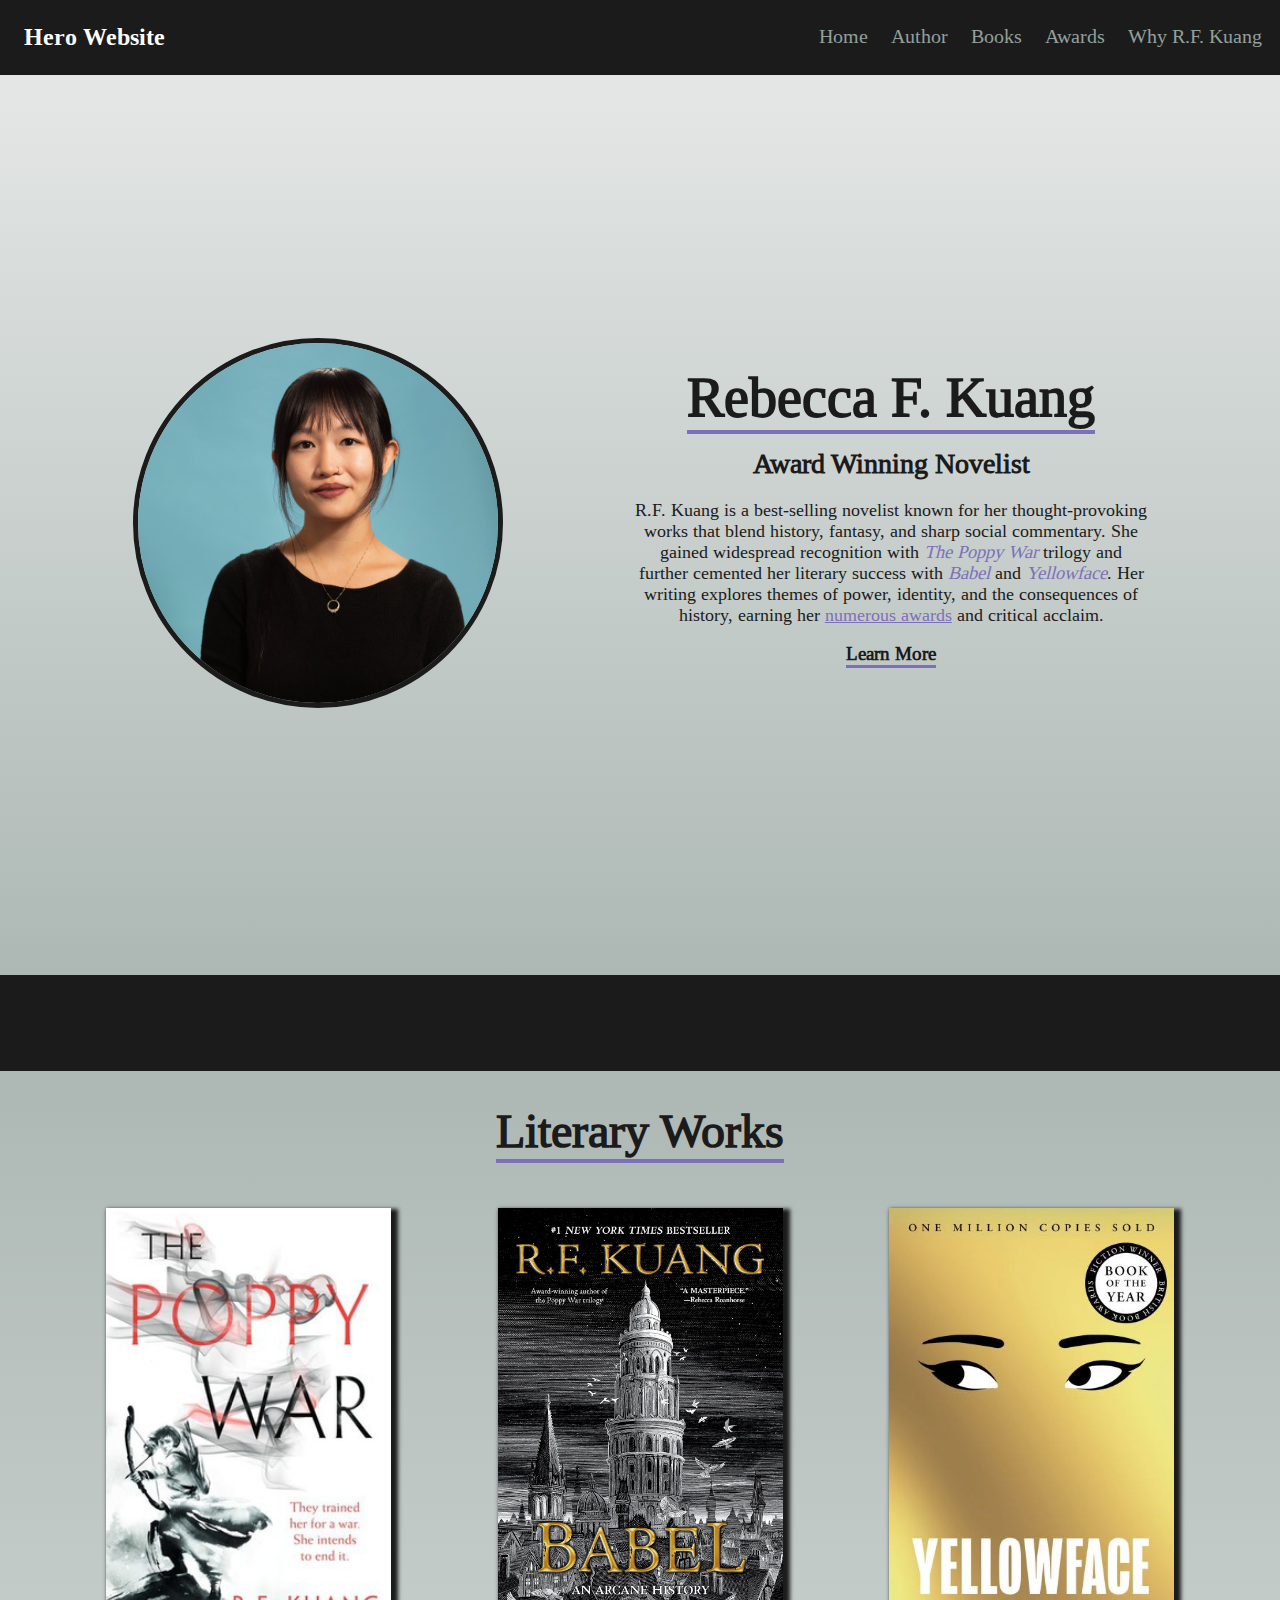
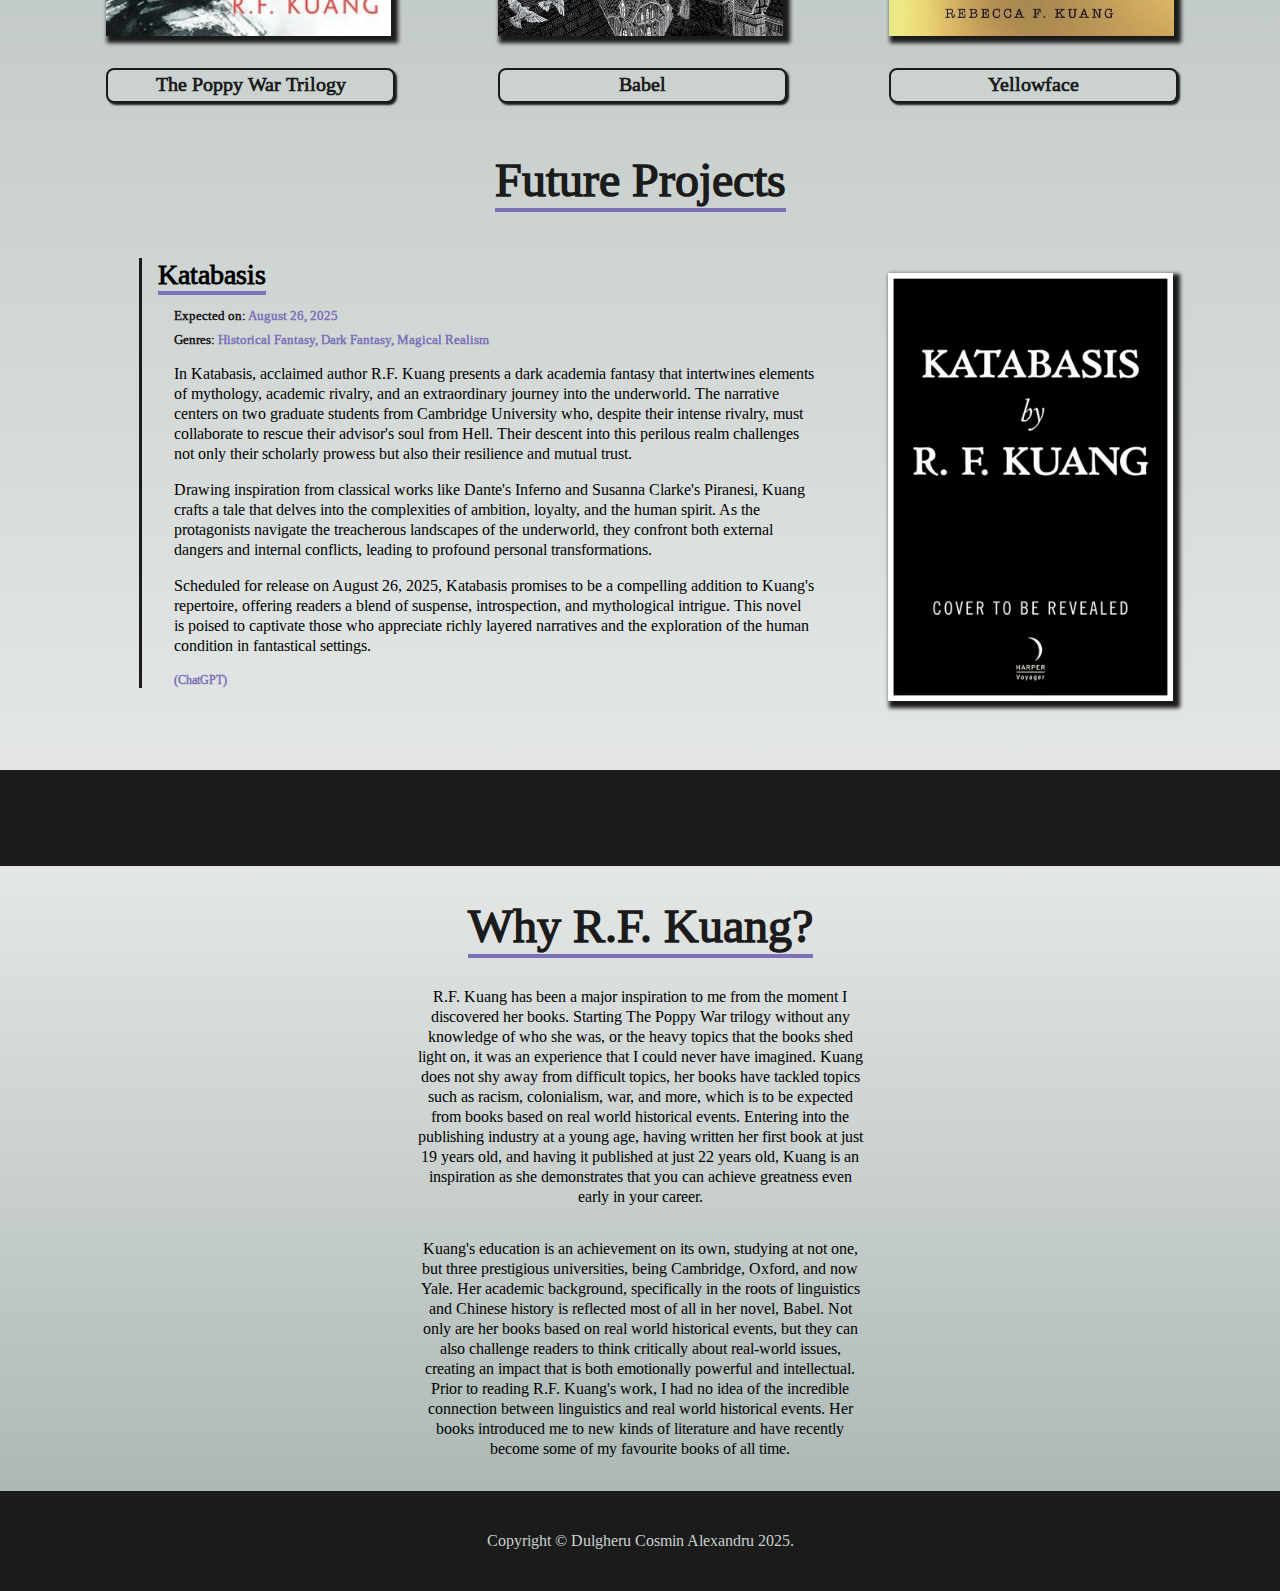
<file: index.html>
<!DOCTYPE html>
<html lang="en">
<head>
    <meta charset="UTF-8">
    <meta name="viewport" content="width=device-width, initial-scale=1.0">
    <title>Home ‒ Rebecca F. Kuang</title>
    <link href="home.css" rel="stylesheet">
</head>
<body>

<header id="masthead">
    <h1>Hero Website</h1>
    <nav>
        <ul>
            <li><a class="nav-link" href="index.html">Home</a></li>
            <li><a class="nav-link" href="author.html">Author</a></li>
            <li><a class="nav-link" href="#books-section">Books</a></li>
            <li><a class="nav-link" href="awards.html">Awards</a></li>
            <li><a class="nav-link" href="#why-section">Why R.F. Kuang</a></li>
        </ul>
    </nav>
</header>

<main>
    <div class="author-image">
        <img src="img/rf-kuang.jpg" alt="hero image">
    </div>
    <div class="author-content">
        <h1><span class="underline">Rebecca F. Kuang</span></h1>
        <h2>Award Winning Novelist</h2>
        <p>R.F. Kuang is a best-selling novelist known for her thought-provoking works that blend history, fantasy,
            and sharp social commentary. She gained widespread recognition with <span><a href="thepoppywar.html">The Poppy War</a></span> trilogy and further
            cemented her literary success with <span><a href="babel.html">Babel</a></span> and <span><a href="yellowface.html">Yellowface</a></span>. Her writing explores themes of power, identity,
            and the consequences of history, earning her <span id="awards-text"><a href="awards.html">numerous awards</a></span> and critical acclaim.</p>
        <h3 id="bio-text"><a id="bio-button" href="author.html">Learn More</a></h3>
    </div>
</main>

<section id="books-section">
    <h1><span class="underline">Literary Works</span></h1>

    <article class="books">
        <div class="poppy-war">
            <div class="book">
                <div class="book-inner">
                    <div class="book-cover">
                        <img src="img/thepoppywar.jpg" height="428px" width="285px" alt="book image">
                    </div>
                    <div class="book-back">
                        <img src="img/tpw_back.jpg" height="428px" width="285px" alt="book image">
                    </div>
                </div>
            </div>
            <h2><a href="thepoppywar.html">The Poppy War Trilogy</a></h2>

        </div>
        <div class="babel">
            <div class="book">
                <div class="book-inner">
                    <div class="book-cover">
                        <img src="img/babel.jpg" height="428px" width="285px" alt="book image">
                    </div>
                    <div class="book-back">
                        <img src="img/babel_back.jpg" height="428px" width="285px" alt="book image">

                    </div>
                </div>
            </div>
            <h2><a href="babel.html">Babel</a></h2>
        </div>
        <div class="yellowface">
            <div class="book">
                <div class="book-inner">
                    <div class="book-cover">
                        <img src="img/yellowface.jpg" height="428px" width="285px" alt="book image">
                    </div>
                    <div class="book-back">
                        <img src="img/yellowface_back.jpg" height="428px" width="285px" alt="book image">

                    </div>
                </div>
            </div>
            <h2><a href="yellowface.html">Yellowface</a></h2>
        </div>
    </article>
    <h1><span class="underline">Future Projects</span></h1>

    <article id="future-projects">
        <div class="project-content">
            <h2><span class="underline">Katabasis</span></h2>
            <h2 class="publish-heading"><span class="publish-text">Expected on: </span>August 26, 2025</h2>
            <h2 class="genre-heading"><span class="genre-text">Genres: </span>Historical Fantasy, Dark Fantasy, Magical Realism</h2>
            <p>
                In Katabasis, acclaimed author R.F. Kuang presents a dark academia fantasy that intertwines elements
                of mythology, academic rivalry, and an extraordinary journey into the underworld. The narrative centers
                on two graduate students from Cambridge University who, despite their intense rivalry, must collaborate
                to rescue their advisor's soul from Hell. Their descent into this perilous realm challenges not only
                their scholarly prowess but also their resilience and mutual trust.
            </p>
            <p>
                Drawing inspiration from classical works like Dante's Inferno and Susanna Clarke's Piranesi, Kuang
                crafts a tale that delves into the complexities of ambition, loyalty, and the human spirit. As the
                protagonists navigate the treacherous landscapes of the underworld, they confront both external dangers
                and internal conflicts, leading to profound personal transformations.
            </p>
            <p>
                Scheduled for release on August 26, 2025, Katabasis promises to be a compelling addition to Kuang's
                repertoire, offering readers a blend of suspense, introspection, and mythological intrigue. This novel
                is poised to captivate those who appreciate richly layered narratives and the exploration of the human
                condition in fantastical settings.
            </p>
            <h3>(ChatGPT)</h3>
        </div>
        <div class="project-image">
            <img src="img/katabasis.jpg">
        </div>
    </article>
</section>

<section id="why-section">
    <h1><span class="underline">Why R.F. Kuang?</span></h1>
    <div>
        <p>
            R.F. Kuang has been a major inspiration to me from the moment I discovered her books. Starting The Poppy War
            trilogy without any knowledge of who she was, or the heavy topics that the books shed light on, it was
            an experience that I could never have imagined. Kuang does not shy away from difficult topics, her books
            have tackled topics such as racism, colonialism, war, and more, which is to be expected from books based on
            real world historical events. Entering into the publishing industry at a young age, having written her first book at just
            19 years old, and having it published at just 22 years old, Kuang is an inspiration as she demonstrates
            that you can achieve greatness even early in your career.
        </p>
        <p>
            Kuang's education is an achievement on its own, studying at not one, but three prestigious universities, being
            Cambridge, Oxford, and now Yale. Her academic background, specifically in the roots of linguistics and Chinese history
            is reflected most of all in her novel, Babel. Not only are her books based on real world historical events, but they
            can also challenge readers to think critically about real-world issues, creating an impact that is both emotionally powerful
            and intellectual. Prior to reading R.F. Kuang's work, I had no idea of the incredible connection between linguistics
            and real world historical events. Her books introduced me to new kinds of literature and have recently become
            some of my favourite books of all time.
        </p>
    </div>
</section>

<footer>
    <p>Copyright &copy; Dulgheru Cosmin Alexandru 2025.</p>
</footer>

</body>

</html>
</file>
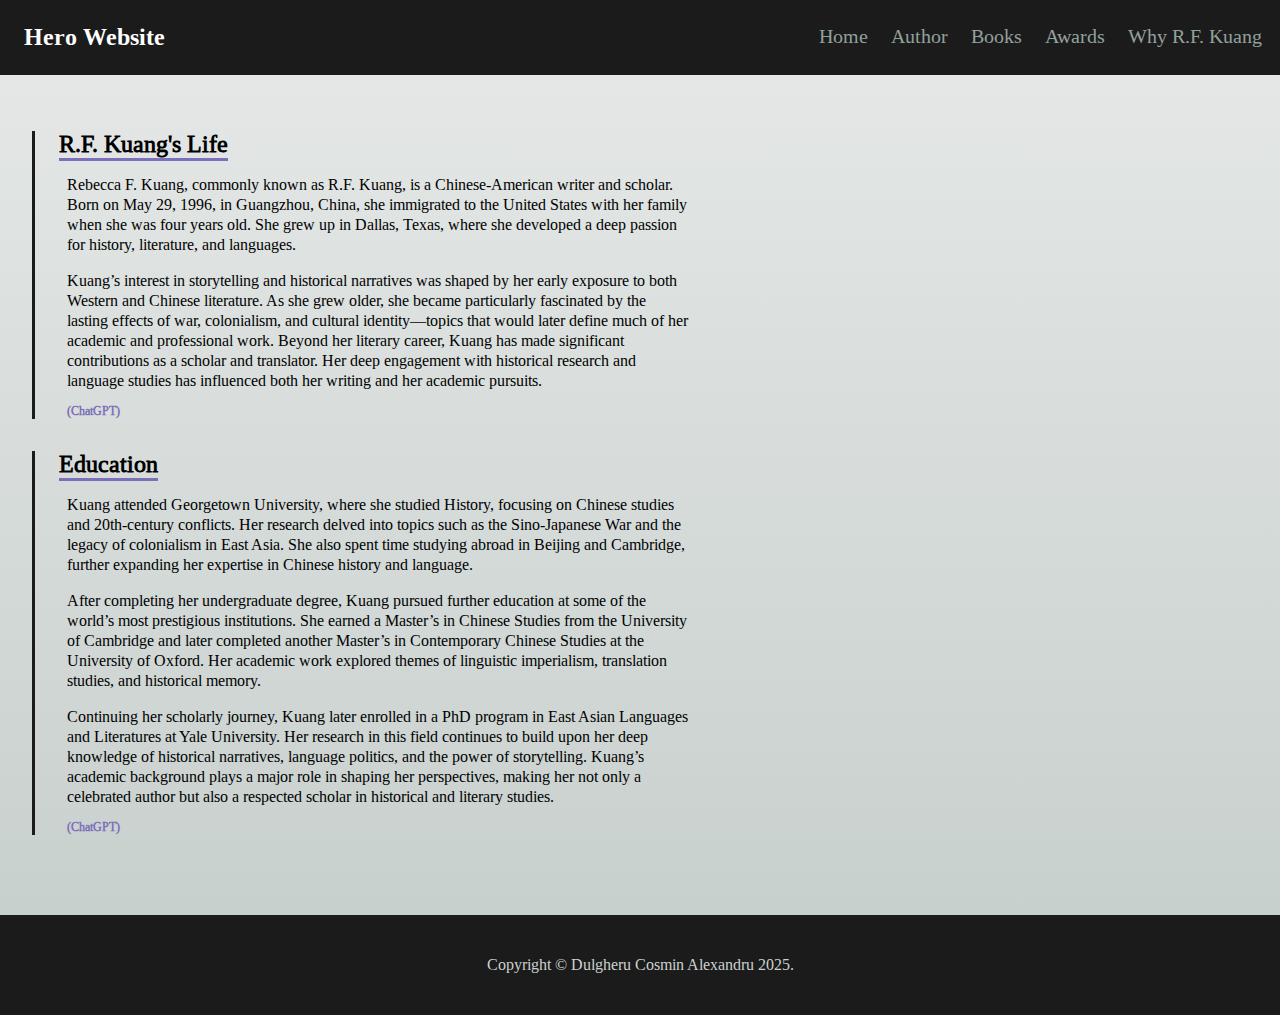
<file: author.html>
<!DOCTYPE html>
<html lang="en">
<head>
    <meta charset="UTF-8">
    <meta name="viewport" content="width=device-width, initial-scale=1.0">
    <title>About ‒ Rebecca F. Kuang</title>
    <link rel="stylesheet" href="author.css">
</head>
<body>

<header id="masthead">
    <h1>Hero Website</h1>
    <nav>
        <ul>
            <li><a class="nav-link" href="index.html">Home</a></li>
            <li><a class="nav-link" href="author.html">Author</a></li>
            <li><a class="nav-link" href="index.html#books-section">Books</a></li>
            <li><a class="nav-link" href="awards.html">Awards</a></li>
            <li><a class="nav-link" href="index.html#why-section">Why R.F. Kuang</a></li>
        </ul>
    </nav>
</header>

<main>
    <article>
        <h2><span class="underline">R.F. Kuang's Life</span></h2>
        <p>
            Rebecca F. Kuang, commonly known as R.F. Kuang, is a Chinese-American writer and scholar. Born on May 29, 1996,
            in Guangzhou, China, she immigrated to the United States with her family when she was four years old. She
            grew up in Dallas, Texas, where she developed a deep passion for history, literature, and languages.
        </p>
        <p>
            Kuang’s interest in storytelling and historical narratives was shaped by her early exposure to both Western
            and Chinese literature. As she grew older, she became particularly fascinated by the lasting effects of war,
            colonialism, and cultural identity—topics that would later define much of her academic and professional work.

            Beyond her literary career, Kuang has made significant contributions as a scholar and translator. Her deep
            engagement with historical research and language studies has influenced both her writing and her academic pursuits.
        </p>
        <h3>(ChatGPT)</h3>
    </article>
    <article>
        <h2><span class="underline">Education</span></h2>
        <p>
            Kuang attended Georgetown University, where she studied History, focusing on Chinese studies and 20th-century
            conflicts. Her research delved into topics such as the Sino-Japanese War and the legacy of colonialism in
            East Asia. She also spent time studying abroad in Beijing and Cambridge, further expanding her expertise in
            Chinese history and language.

        </p>
        <p>
            After completing her undergraduate degree, Kuang pursued further education at some of the world’s most prestigious
            institutions. She earned a Master’s in Chinese Studies from the University of Cambridge and later completed
            another Master’s in Contemporary Chinese Studies at the University of Oxford. Her academic work explored themes of
            linguistic imperialism, translation studies, and historical memory.

        </p>
        <p>
            Continuing her scholarly journey, Kuang later enrolled in a PhD program in East Asian Languages and Literatures
            at Yale University. Her research in this field continues to build upon her deep knowledge of historical narratives,
            language politics, and the power of storytelling.

            Kuang’s academic background plays a major role in shaping her perspectives, making her not only a celebrated
            author but also a respected scholar in historical and literary studies.
        </p>
        <h3>(ChatGPT)</h3>
    </article>
</main>

<footer>
    <p>Copyright &copy; Dulgheru Cosmin Alexandru 2025.</p>
</footer>

</body>
</html>
</file>
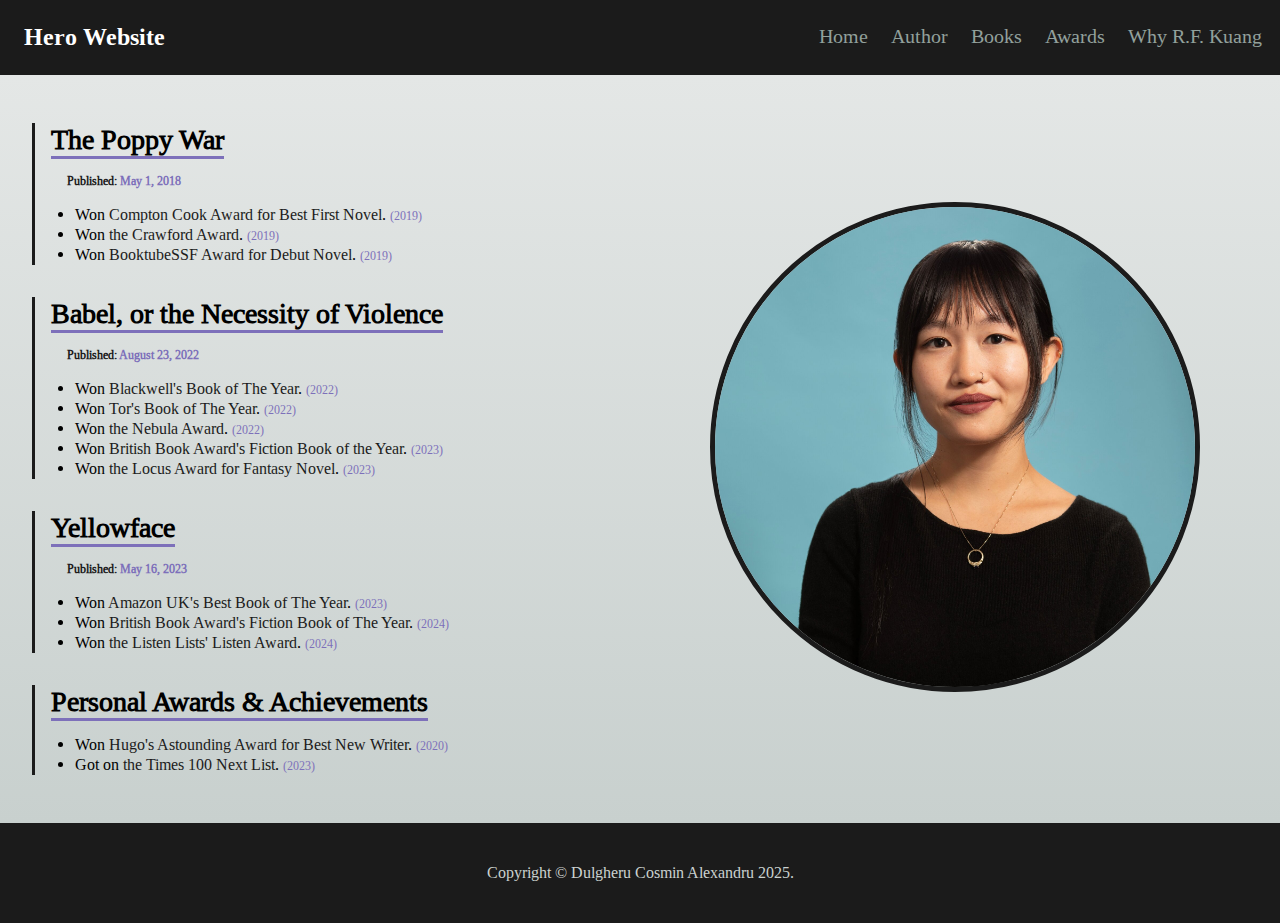
<file: awards.html>
<!DOCTYPE html>
<html lang="en">
<head>
    <meta charset="UTF-8">
    <meta name="viewport" content="width=device-width, initial-scale=1.0">
    <title>Awards ‒ Rebecca F. Kuang</title>
    <link rel="stylesheet" href="awards.css">
</head>
<body>

<header id="masthead">
    <h1>Hero Website</h1>
    <nav>
        <ul>
            <li><a class="nav-link" href="index.html">Home</a></li>
            <li><a class="nav-link" href="author.html">Author</a></li>
            <li><a class="nav-link" href="index.html#books-section">Books</a></li>
            <li><a class="nav-link" href="awards.html">Awards</a></li>
            <li><a class="nav-link" href="index.html#why-section">Why R.F. Kuang</a></li>
        </ul>
    </nav>
</header>

<main>
    <div class="main-container">
        <article>
            <h1><span class="underline">The Poppy War</span></h1>
            <h2><span class="publish-text">Published: </span>May 1, 2018</h2>
            <ul>
                <li>Won <a href="https://locusmag.com/2019/04/kuang-wins-compton-crook-award/">Compton Cook Award for Best First Novel</a>. <span class="year">(2019)</span></li>
                <li>Won <a href="https://locusmag.com/2019/02/kuang-wins-crawford-award/">the Crawford Award</a>. <span class="year">(2019)</span></li>
                <li>Won <a href="https://locusmag.com/2019/07/booktubesff-awards-winners/">BooktubeSSF Award for Debut Novel</a>. <span class="year">(2019)</span></li>
            </ul>
        </article>
        <article>
            <h1><span class="underline">Babel, or the Necessity of Violence</span></h1>
            <h2><span class="publish-text">Published: </span>August 23, 2022</h2>
            <ul>
                <li>Won <a href="https://www.shelf-awareness.com/issue.html?issue=4347">Blackwell's Book of The Year</a>. <span class="year">(2022)</span></li>
                <li>Won <a href="https://www.shelf-awareness.com/issue.html?issue=4347">Tor's Book of The Year</a>. <span class="year">(2022)</span></li>
                <li>Won <a href="https://reactormag.com/here-are-the-winners-of-the-2022-nebula-awards/">the Nebula Award</a>. <span class="year">(2022)</span></li>
                <li>Won <a href=https://www.standard.co.uk/news/uk/british-book-awards-2023-winners-list-b1081396.html">British Book Award's Fiction Book of the Year</a>. <span class="year">(2023)</span></li>
                <li>Won <a href=https://locusmag.com/2023/06/2023-locus-awards-winners/">the Locus Award for Fantasy Novel</a>. <span class="year">(2023)</span></li>
            </ul>
        </article>
        <article>
            <h1><span class="underline">Yellowface</span></h1>
            <h2><span class="publish-text">Published: </span>May 16, 2023</h2>
            <ul>
                <li>Won <a href="https://www.aboutamazon.co.uk/news/books-and-authors/discover-yellowface-amazon-uk-book-of-the-year-2023">Amazon UK's Best Book of The Year</a>. <span class="year">(2023)</span></li>
                <li>Won <a href="https://www.bbc.com/news/articles/c88zzl5g69vo">British Book Award's Fiction Book of The Year</a>. <span class="year">(2024)</span></li>
                <li>Won <a href="https://rusaupdate.org/2024/01/2024listenlist/">the Listen Lists' Listen Award</a>. <span class="year">(2024)</span></li>

            </ul>
        </article>
        <article>
            <h1><span class="underline">Personal Awards & Achievements</span></h1>
            <ul>
                <li>Won <a href="https://locusmag.com/2019/02/kuang-wins-crawford-award/">Hugo's Astounding Award for Best New Writer</a>. <span class="year">(2020)</span></li>
                <li>Got on <a href="https://time.com/collection/time100-next-2023/">the Times 100 Next List</a>. <span class="year">(2023)</span></li>
            </ul>
        </article>
    </div>
    <div class="img-container">
        <img src="img/kuang.jpg" alt="R.F. Kuang">
    </div>
</main>

<footer>
    <p>Copyright &copy; Dulgheru Cosmin Alexandru 2025.</p>
</footer>

</body>
</html>
</file>
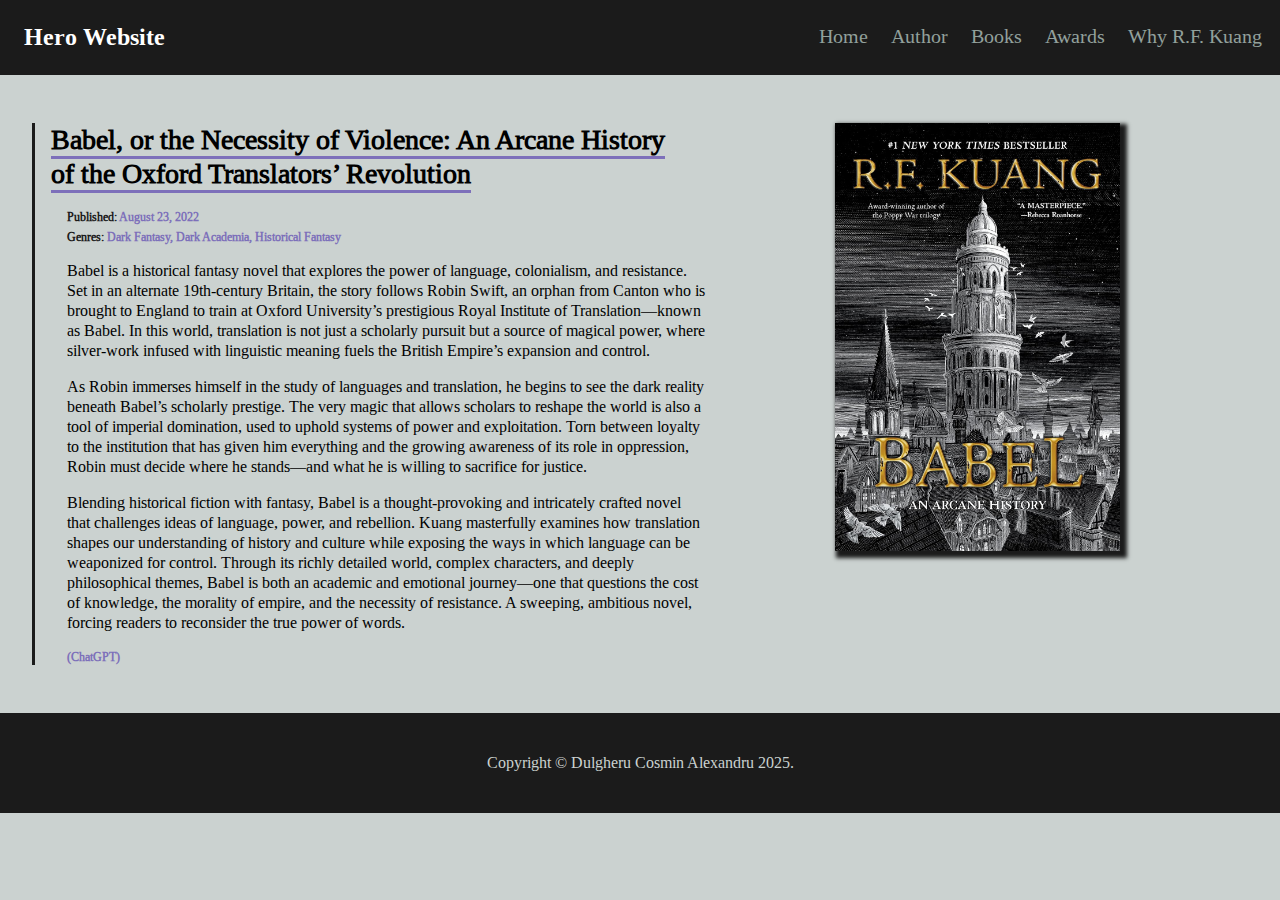
<file: babel.html>
<!DOCTYPE html>
<html lang="en">
<head>
    <meta charset="UTF-8">
    <meta name="viewport" content="width=device-width, initial-scale=1.0">
    <title>Babel ‒ Rebecca F. Kuang</title>
    <link href="book.css" rel="stylesheet">
</head>
<body>

<header id="masthead">
    <h1>Hero Website</h1>
    <nav>
        <ul>
            <li><a class="nav-link" href="index.html">Home</a></li>
            <li><a class="nav-link" href="author.html">Author</a></li>
            <li><a class="nav-link" href="index.html#books-section">Books</a></li>
            <li><a class="nav-link" href="awards.html">Awards</a></li>
            <li><a class="nav-link" href="index.html#why-section">Why R.F. Kuang</a></li>
        </ul>
    </nav>
</header>


<main>
    <article>
        <div class="book-content">
            <h1><span class="underline">Babel, or the Necessity of Violence: An Arcane History of the Oxford Translators’ Revolution</span></h1>
            <h2 class="publish-heading"><span class="publish-text">Published: </span>August 23, 2022</h2>
            <h2 class="genre-heading"><span class="genre-text">Genres: </span>Dark Fantasy, Dark Academia, Historical Fantasy</h2>
            <div class="book-text">
                <p>Babel is a historical fantasy novel that explores the power of language, colonialism, and resistance. Set in an alternate 19th-century Britain, the story follows Robin Swift, an orphan from Canton who is brought to England to train at Oxford University’s prestigious Royal Institute of Translation—known as Babel. In this world, translation is not just a scholarly pursuit but a source of magical power, where silver-work infused with linguistic meaning fuels the British Empire’s expansion and control.
                </p>
                <p>
                    As Robin immerses himself in the study of languages and translation, he begins to see the dark reality beneath Babel’s scholarly prestige. The very magic that allows scholars to reshape the world is also a tool of imperial domination, used to uphold systems of power and exploitation. Torn between loyalty to the institution that has given him everything and the growing awareness of its role in oppression, Robin must decide where he stands—and what he is willing to sacrifice for justice.
                </p>
                <p>
                    Blending historical fiction with fantasy, Babel is a thought-provoking and intricately crafted novel that challenges ideas of language, power, and rebellion. Kuang masterfully examines how translation shapes our understanding of history and culture while exposing the ways in which language can be weaponized for control. Through its richly detailed world, complex characters, and deeply philosophical themes, Babel is both an academic and emotional journey—one that questions the cost of knowledge, the morality of empire, and the necessity of resistance. A sweeping, ambitious novel, forcing readers to reconsider the true power of words.
                </p>
                <h3>(ChatGPT)</h3>
            </div>
        </div>
        <img class="book-cover" src="img/babel.jpg" alt="Babel">
    </article>
</main>

<footer>
    <p>Copyright &copy; Dulgheru Cosmin Alexandru 2025.</p>
</footer>

</body>
</html>
</file>
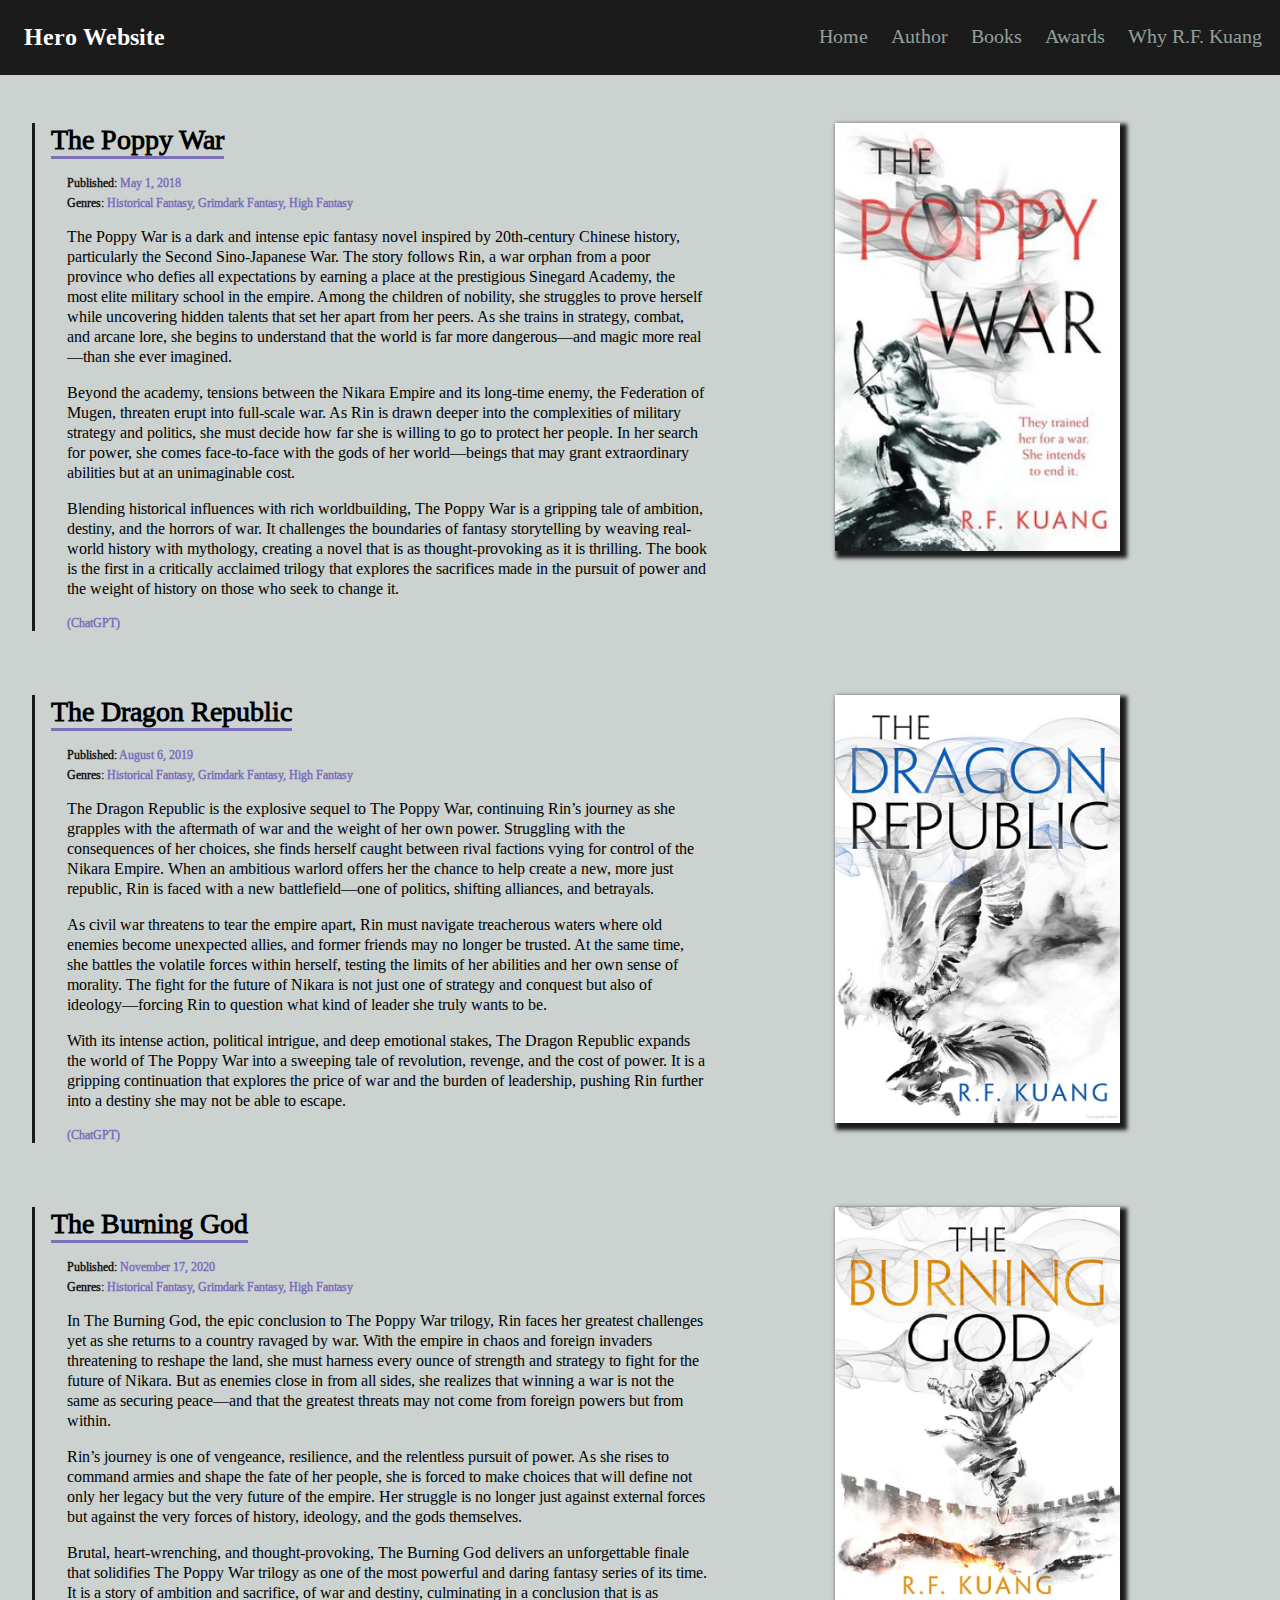
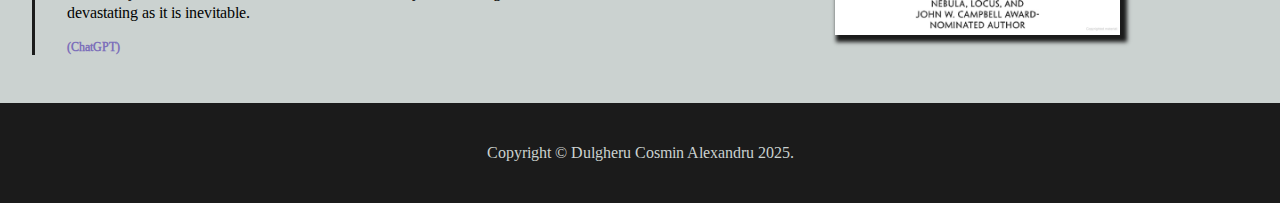
<file: thepoppywar.html>
<!DOCTYPE html>
<html lang="en">
<head>
    <meta charset="UTF-8">
    <meta name="viewport" content="width=device-width, initial-scale=1.0">
    <title>Books ‒ Rebecca F. Kuang</title>
    <link href="book.css" rel="stylesheet">
</head>
<body>

<header id="masthead">
    <h1>Hero Website</h1>
    <nav>
        <ul>
            <li><a class="nav-link" href="index.html">Home</a></li>
            <li><a class="nav-link" href="author.html">Author</a></li>
            <li><a class="nav-link" href="index.html#books-section">Books</a></li>
            <li><a class="nav-link" href="awards.html">Awards</a></li>
            <li><a class="nav-link" href="index.html#why-section">Why R.F. Kuang</a></li>
        </ul>
    </nav>
</header>

<main>
    <article>
        <div class="book-content">
            <h1><span class="underline">The Poppy War</span></h1>
            <h2 class="publish-heading"><span class="publish-text">Published: </span>May 1, 2018</h2>
            <h2 class="genre-heading"><span class="genre-text">Genres: </span>Historical Fantasy, Grimdark Fantasy, High Fantasy</h2>
            <div class="book-text">
                <p>The Poppy War is a dark and intense epic fantasy novel inspired by 20th-century Chinese history, particularly
                    the Second Sino-Japanese War. The story follows Rin, a war orphan from a poor province who defies all expectations
                    by earning a place at the prestigious Sinegard Academy, the most elite military school in the empire.
                    Among the children of nobility, she struggles to prove herself while uncovering hidden talents that set her
                    apart from her peers. As she trains in strategy, combat, and arcane lore, she begins to understand that the
                    world is far more dangerous—and magic more real—than she ever imagined.
                </p>
                <p>
                    Beyond the academy, tensions between the Nikara Empire and its long-time enemy, the Federation of Mugen, threaten
                    erupt into full-scale war. As Rin is drawn deeper into the complexities of military strategy and politics,
                    she must decide how far she is willing to go to protect her people. In her search for power, she comes face-to-face
                    with the gods of her world—beings that may grant extraordinary abilities but at an unimaginable cost.
                </p>
                <p>
                    Blending historical influences with rich worldbuilding, The Poppy War is a gripping tale of ambition, destiny,
                    and the horrors of war. It challenges the boundaries of fantasy storytelling by weaving real-world history with
                    mythology, creating a novel that is as thought-provoking as it is thrilling. The book is the first in a critically
                    acclaimed trilogy that explores the sacrifices made in the pursuit of power and the weight of history on those who
                    seek to change it.
                </p>
            </div>
            <h3>(ChatGPT)</h3>
        </div>
        <img class="book-cover" src="img/thepoppywar.jpg" alt="The Poppy War">
    </article>
    <article>
        <div class="book-content">
            <h1><span class="underline">The Dragon Republic</span></h1>
            <h2 class="publish-heading"><span class="publish-text">Published: </span>August 6, 2019</h2>
            <h2 class="genre-heading"><span class="genre-text">Genres: </span>Historical Fantasy, Grimdark Fantasy, High Fantasy</h2>
            <div class="book-text">
                <p>
                    The Dragon Republic is the explosive sequel to The Poppy War, continuing Rin’s journey as she grapples with
                    the aftermath of war and the weight of her own power. Struggling with the consequences of her choices, she
                    finds herself caught between rival factions vying for control of the Nikara Empire. When an ambitious warlord
                    offers her the chance to help create a new, more just republic, Rin is faced with a new battlefield—one of
                    politics, shifting alliances, and betrayals.
                </p>
                <p>
                    As civil war threatens to tear the empire apart, Rin must navigate treacherous waters where old enemies become
                    unexpected allies, and former friends may no longer be trusted. At the same time, she battles the volatile
                    forces within herself, testing the limits of her abilities and her own sense of morality. The fight for the
                    future of Nikara is not just one of strategy and conquest but also of ideology—forcing Rin to question what
                    kind of leader she truly wants to be.
                </p>
                <p>
                    With its intense action, political intrigue, and deep emotional stakes, The Dragon Republic expands the world
                    of The Poppy War into a sweeping tale of revolution, revenge, and the cost of power. It is a gripping continuation
                    that explores the price of war and the burden of leadership, pushing Rin further into a destiny she may not
                    be able to escape.
                </p>
            </div>
            <h3>(ChatGPT)</h3>
        </div>
        <img class="book-cover" src="img/thedragonrepublic.jpg" alt="The Poppy War">
    </article>
    <article>
        <div class="book-content">
            <h1><span class="underline">The Burning God</span></h1>
            <h2 class="publish-heading"><span class="publish-text">Published: </span>November 17, 2020</h2>
            <h2 class="genre-heading"><span class="genre-text">Genres: </span>Historical Fantasy, Grimdark Fantasy, High Fantasy</h2>
            <div class="book-text">
                <p>
                    In The Burning God, the epic conclusion to The Poppy War trilogy, Rin faces her greatest challenges yet as
                    she returns to a country ravaged by war. With the empire in chaos and foreign invaders threatening to reshape
                    the land, she must harness every ounce of strength and strategy to fight for the future of Nikara. But as enemies
                    close in from all sides, she realizes that winning a war is not the same as securing peace—and that the greatest
                    threats may not come from foreign powers but from within.
                </p>
                <p>
                    Rin’s journey is one of vengeance, resilience, and the relentless pursuit of power. As she rises to command
                    armies and shape the fate of her people, she is forced to make choices that will define not only her legacy
                    but the very future of the empire. Her struggle is no longer just against external forces but against the very
                    forces of history, ideology, and the gods themselves.
                </p>
                <p>
                    Brutal, heart-wrenching, and thought-provoking, The Burning God delivers an unforgettable finale that solidifies
                    The Poppy War trilogy as one of the most powerful and daring fantasy series of its time. It is a story of ambition
                    and sacrifice, of war and destiny, culminating in a conclusion that is as devastating as it is inevitable.
                </p>
            </div>
            <h3>(ChatGPT)</h3>
        </div>
        <img class="book-cover" src="img/theburninggod.jpg" alt="The Poppy War">
    </article>
</main>

<footer>
    <p>Copyright &copy; Dulgheru Cosmin Alexandru 2025.</p>
</footer>

</body>
</html>
</file>
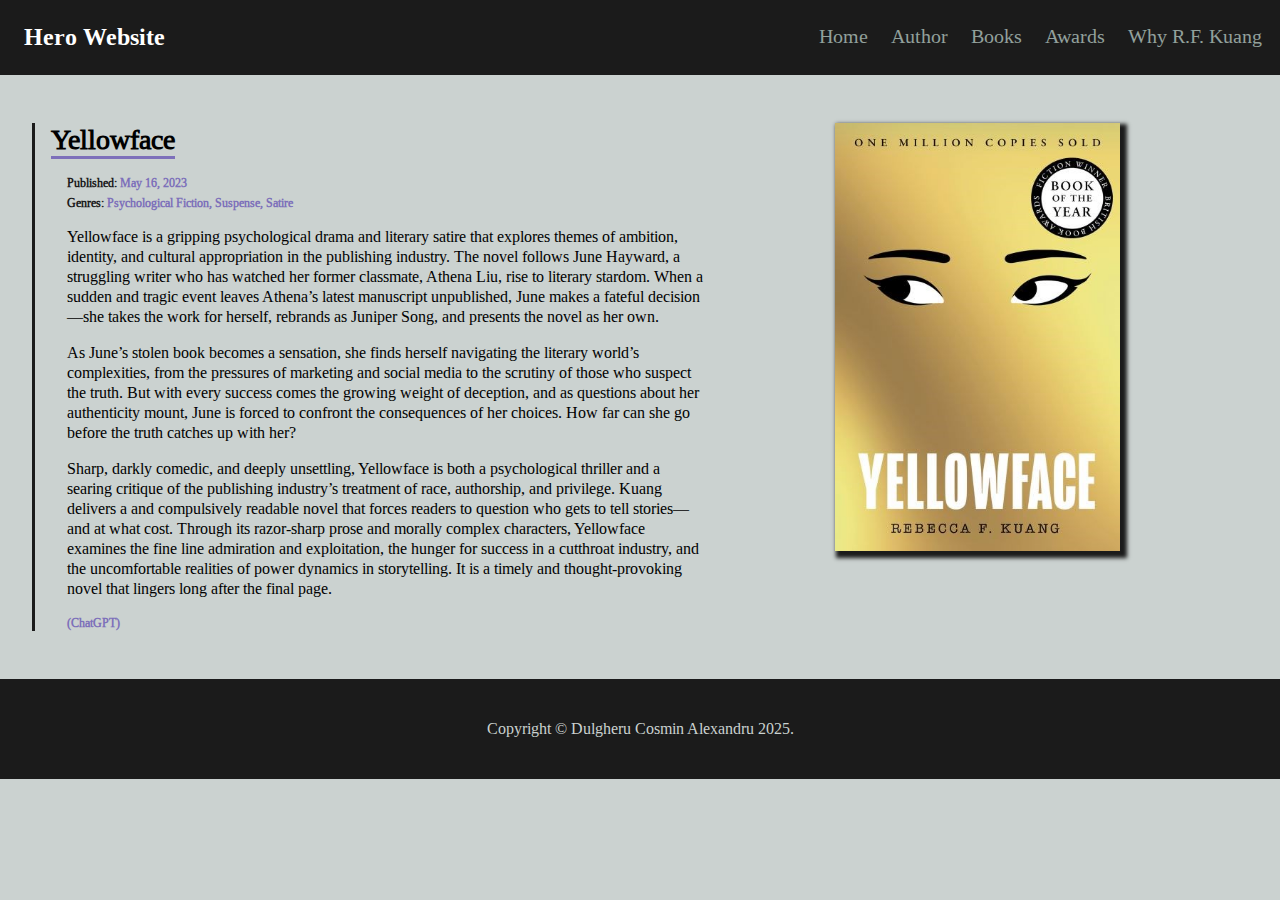
<file: yellowface.html>
<!DOCTYPE html>
<html lang="en">
<head>
    <meta charset="UTF-8">
    <meta name="viewport" content="width=device-width, initial-scale=1.0">
    <title>Yellowface ‒ Rebecca F. Kuang</title>
    <link href="book.css" rel="stylesheet">
</head>
<body>

<header id="masthead">
    <h1>Hero Website</h1>
    <nav>
        <ul>
            <li><a class="nav-link" href="index.html">Home</a></li>
            <li><a class="nav-link" href="author.html">Author</a></li>
            <li><a class="nav-link" href="index.html#books-section">Books</a></li>
            <li><a class="nav-link" href="awards.html">Awards</a></li>
            <li><a class="nav-link" href="index.html#why-section">Why R.F. Kuang</a></li>
        </ul>
    </nav>
</header>

<main>
    <article>
        <div class="book-content">
            <h1><span class="underline">Yellowface</span></h1>
            <h2 class="publish-heading"><span class="publish-text">Published: </span>May 16, 2023</h2>
            <h2 class="genre-heading"><span class="genre-text">Genres: </span>Psychological Fiction, Suspense, Satire</h2>
            <div class="book-text">
                <p>Yellowface is a gripping psychological drama and literary satire that explores themes of ambition,
                    identity, and cultural appropriation in the publishing industry. The novel follows June Hayward, a
                    struggling writer who has watched her former classmate, Athena Liu, rise to literary stardom. When
                    a sudden and tragic event leaves Athena’s latest manuscript unpublished, June makes a fateful decision—she
                    takes the work for herself, rebrands as Juniper Song, and presents the novel as her own.
                </p>
                <p>
                    As June’s stolen book becomes a sensation, she finds herself navigating the literary world’s complexities,
                    from the pressures of marketing and social media to the scrutiny of those who suspect the truth. But with
                    every success comes the growing weight of deception, and as questions about her authenticity mount,
                    June is forced to confront the consequences of her choices. How far can she go before the truth catches up with her?
                </p>
                <p>
                    Sharp, darkly comedic, and deeply unsettling, Yellowface is both a psychological thriller and a searing
                    critique of the publishing industry’s treatment of race, authorship, and privilege. Kuang delivers a
                    and compulsively readable novel that forces readers to question who gets to tell stories—and at what
                    cost. Through its razor-sharp prose and morally complex characters, Yellowface examines the fine line
                    admiration and exploitation, the hunger for success in a cutthroat industry, and the uncomfortable
                    realities of power dynamics in storytelling. It is a timely and thought-provoking novel that lingers
                    long after the final page.
                </p>
                <h3>(ChatGPT)</h3>
            </div>
        </div>
        <img class="book-cover" src="img/yellowface.jpg" alt="The Poppy War">
    </article>
</main>

<footer>
    <p>Copyright &copy; Dulgheru Cosmin Alexandru 2025.</p>
</footer>

</body>
</html>
</file>
<file: home.css>
/* Fonts */
@font-face {
    font-family: 'Tinos Regular';
    src: url("fonts/Tinos-Regular.ttf");
}

@font-face {
    font-family: 'Tinos Bold';
    src: url("fonts/Tinos-Bold.ttf");
}

body {
    font-family: 'Tinos Regular', serif;
    background-color: #CBD2D0;
    margin: 0;
    padding: 0;
}

/* Extras */

/* Underline for h1, h2, etc.. */
.underline {
    border-bottom: 4px solid #7D70BA;
}

/* Masthead */
#masthead {
    margin: 0;
    padding: .5rem 0;
    display: flex;
    flex-direction: row;
    justify-content: space-between;
    align-items: center;
    background-color: #1B1B1B;
}

#masthead h1 {
    font-family: 'Tinos Bold', serif;
    padding-left: 1.5rem;
    font-size: 1.5rem;
    color: #fff;
}

/* Navigation */

#masthead nav ul {
    display: flex;
}

#masthead nav ul li {
    list-style: none;
    padding-left: 0.35rem;
    padding-right: 0.35rem;
    margin-right: .75rem;
    font-size: 1.25rem;
}

.nav-link {
    font-style: normal;
    text-decoration: none;
    color: #92a09b;
    position: relative;
}

.nav-link::after {
    content: '';
    height: 2.5px;
    width: 100%;
    background-color: #7D70BA;
    position: absolute;
    left: 0;
    bottom: -5px;
    opacity: 0;
}

.nav-link:hover {
    color: #fff;
}

.nav-link:hover::after {
    opacity: 1;
    transition: all 0.2s;
    pointer-events: none;
}

/* Main */

main {
    margin: 0;
    padding: 0;
    height: 100dvh;
    display: flex;
    flex-direction: row;
    align-items: center;
    justify-content: space-evenly;
    background-image: linear-gradient(to top, #adb8b4, #e4e7e6);
}

main .author-content {
    width: 40%;
}

main .author-content h1 {
    padding: 0;
    margin: 0;
    font-size: 3.5rem;
    text-align: center;
    color: #1b1b1b;
}

main .author-content h2 {
    padding: 1rem 0 0 0;
    margin: 0 3.5rem;
    text-align: center;
    font-size: 1.75rem;
    color: #1b1b1b;
}

main .author-content p {
    font-size: 1.15rem;
    text-align: center;
    color: #1b1b1b;
}

main .author-content p #awards-text a {
    color: #7D70BA;
    font-style: normal;
    text-decoration: underline;
}

main .author-content p a {
    color: #7D70BA;
    text-decoration: none;
    font-style: italic;
}

main .author-content p a:hover {
    text-decoration: underline;
}

/* Full Bio Button */
main .author-content h3 {
    padding: 0;
    color: #1b1b1b;
    text-align: center;
}

main .author-content a {
    color: #1b1b1b;
    text-decoration: none;
}

#bio-button {
    border-bottom: 3px solid #7D70BA;
}

/* Image */
.author-image img {
    height: 360px;
    width: 360px;
    border: 5px solid #1b1B1B;
    border-radius: 50%;
}

/* Books */

#books-section {
    border-top: 6rem solid #1B1B1B;
    padding: 0 0 4rem;
    background-image: linear-gradient(to bottom, #adb8b4, #e4e7e6);
}

#books-section h1 {
    font-size: 3rem;
    color: #1b1b1b;
    padding: 2rem 0;
    margin: 0;
    text-align: center;
}

#books-section .books {
    display: flex;
    flex-direction: row;
    align-items: center;
    justify-content: space-evenly;
}

/* Book Buttons */

#books-section .books h2 {
    margin-top: 2rem;
    padding: .25rem 0;
    font-size: 1.25rem;
    font-style: normal;
    text-align: center;
    color: #1b1b1b;
    border: 2px solid #1B1B1B;
    border-radius: .5rem;
    background-color: #CBD2D0;
    box-shadow: 2px 2px 2px #1B1B1B;
    width: 100%;
}

#books-section .books a {
    text-align: center;
    text-decoration: none;
    color: #1B1B1B;
}

#books-section .books h2:hover {
    font-size: 1.35rem;
    background-color: #7D70BA;
}

/* Book Images */

#books-section .books img {
    box-shadow: 4px 4px 4px 3px #1B1B1B;
}

.book {
    width: 285px;
    height: 428px;
    margin: 1rem auto;
    cursor: pointer;
}

.book-inner {
    position: relative;
    width: 100%;
    height: 100%;
    transition: transform 0.7s;
    transform-style: preserve-3d;
}

.book:hover .book-inner {
    transform: rotateY(180deg);
}

.book-cover, .book-back {
    position: absolute;
    width: 100%;
    height: 100%;
    backface-visibility: hidden;
    display: flex;
    align-items: center;
    justify-content: center;
    border-radius: 0.5rem;
}


.book-back {
    /* background: #8b5cf6; */
    /* color: white; */
    transform: rotateY(180deg);
}

/* Future Projects */

#future-projects {
    display: flex;
    flex-direction: row;
    align-items: center;
    justify-content: space-evenly;
}

.project-content {
    margin-left: 2rem;
    width: 50%;
    border-left: 3px solid #1b1b1b;
}

.project-content h2 {
    font-size: 1.75rem;
    padding-left: 1rem;
    margin: 0;
}

.project-content p {
    margin-top: 1rem;
    font-size: 1rem;
    padding-left: 2rem;
    width: 100%;
}

.project-content h3 {
    padding-bottom: 0;
    margin-bottom: 0;
    padding-left: 2rem;
    font-family: 'Tinos Regular', serif;
    font-size: 0.75rem;
    color: #7D70BA;
}

.project-content .publish-heading {
    font-size: 0.8rem;
    padding-top: 1rem;
    margin-left: 1rem;
    color: #7D70BA;
}

.project-content .genre-heading{
    font-size: 0.8rem;
    padding-top: 0.5rem;
    margin-left: 1rem;
    color: #7D70BA;
}

.project-content .publish-text, .genre-text {
    color: #1b1b1b;
}

.project-image img {
    margin-top: 2rem;
    width: 285px;
    height: 428px;
    cursor: pointer;
    box-shadow: 4px 4px 4px 3px #1B1B1B;
}


/* Why */

#why-section {
    margin: 0;
    padding: 0;
    height: 100%;
    border-top: 6rem solid #1B1B1B;
    background-image: linear-gradient(to bottom, #e4e7e6, #adb8b4);
}

#why-section div {
    display: flex;
    flex-direction: column;
    align-items: center;
}

#why-section h1 {
    font-size: 3rem;
    color: #1b1b1b;
    padding: 2rem 0;
    margin: 0;
    text-align: center;
}

#why-section p {
    padding-bottom: 2rem;
    margin: 0;
    text-align: center;
    width: 35%;
}

/* Footer */

footer {
    padding: 0;
    margin: 0;
    background-color: #1B1B1B;
}

footer p {
    text-align: center;
    color: #CBD2D0;
    margin: 0;
    padding: 2.5rem 0;
}

/* Media Queries for Responsive Design */

@media (max-width: 950px) {
    #masthead {
        margin: 0;
        display: flex;
        flex-direction: column;
        justify-content: space-between;
        align-items: center;
        background-color: #1B1B1B;
    }

    #masthead h1 {
        padding-left: 0;
        margin-bottom: 0;
    }

    #masthead nav ul {
        display: flex;
        flex-direction: column;
        text-align: center;
        padding-left: 0;
        padding-right: 0;
        margin-top: 0;
        margin-bottom: 0;
    }

    #masthead nav ul li {
        padding-left: 0;
        padding-right: 0;
        margin: 0.5rem 0;
    }

    .nav-link {
        color: #fff;
        border-bottom: 3px solid #7D70BA;
    }

    /* Do not render pseudoelement */
    .nav-link::after {
        content: none;
    }

    main {
        padding: 6rem 0 4rem 0;
        height: 100%;
        display: flex;
        flex-direction: column;
    }

    main .author-content {
        margin-top: 2rem;
        width: 50%;
    }

    main .author-content h1 {
        margin: 0 -1.6rem;
    }

    main .author-content h2 {
        margin: 1.5rem -1.5rem
    }

    main .author-content p {
        margin-left: 0;
        margin-right: 0;
    }

    #books-section .books {
        flex-direction: column;
    }

    #books-section .book {
        margin-top: 2rem;
    }

    #future-projects {
        flex-direction: column;
        text-align: center;
    }

    .project-content {
        margin-left: 0;
        border: none;
    }

    .project-content .publish-heading {
        margin-left: 0;
        padding-right: 0;
    }

    .project-content .genre-heading {
        margin-left: 0;
        padding-left: 0;
    }

    .project-content h2 {
        margin-left: 0;
        padding-left: 0;
    }

    .project-content p, .project-content h3, .project- {
        padding-left: 0;
    }

    .project-image img {
        display: block;
        margin-left: auto;
        margin-right: auto;
    }

    #why-section p {
        width: 70%;
    }

}
</file>
<file: author.css>
/* Fonts */
@font-face {
    font-family: 'Tinos Regular';
    src: url("fonts/Tinos-Regular.ttf");
}

@font-face {
    font-family: 'Tinos Bold';
    src: url("fonts/Tinos-Bold.ttf");
}

body {
    font-family: 'Tinos Regular', serif;
    background-color: #CBD2D0;
    margin: 0;
    padding: 0 0;
}

/* Extras */

/* Underline for h1, h2, etc.. */
.underline {
    border-bottom: 3px solid #7D70BA;
}

/* Masthead */

#masthead {
    margin: 0;
    padding: .5rem 0;
    display: flex;
    flex-direction: row;
    justify-content: space-between;
    align-items: center;
    background-color: #1B1B1B;
}

#masthead h1 {
    font-family: 'Tinos Bold', serif;
    padding-left: 1.5rem;
    font-size: 1.5rem;
    color: #fff;
}

/* Navigation */

#masthead nav ul {
    display: flex;
}

#masthead nav ul li {
    list-style: none;
    padding-left: 0.35rem;
    padding-right: 0.35rem;
    margin-right: .75rem;
    font-size: 1.25rem;
}

.nav-link {
    font-style: normal;
    text-decoration: none;
    color: #92a09b;
    position: relative;
}


.nav-link::after {
    content: '';
    height: 2.5px;
    width: 100%;
    background-color: #7D70BA;
    position: absolute;
    left: 0;
    bottom: -5px;
    opacity: 0;
}

.nav-link:hover {
    color: #fff;
}

.nav-link:hover::after {
    opacity: 1;
    transition: all 0.2s;
    pointer-events: none;
}

/* Main */

main {
    margin: 0 0;
    padding: 3rem 0;
    height: 100%;
    background-image: linear-gradient(to top, #c8d0ce, #e4e7e6);
}

main article {
    margin-left: 2rem;
    margin-bottom: 2rem;
    border-left: 3px solid #1b1b1b;
}

main h1 {
    padding-left: 1rem;
    font-family: 'Tinos Regular', serif;
}

main h2 {
    margin-top: .5rem;
    margin-bottom: 0;
    padding: 0 0 0 1.5rem;
    font-family: 'Tinos Regular', serif;
}

main p {
    margin: 1rem 0 0;
    padding-left: 2rem;
    font-family: 'Tinos Regular', serif;
    width: 50%;
}

main h3 {
    padding-left: 2rem;
    font-family: 'Tinos Regular', serif;
    font-size: 0.75rem;
    color: #7D70BA;
}

/* Footer */

footer {
    padding: 0;
    margin-top: 0;
    background-color: #1B1B1B;
}

footer p {
    text-align: center;
    color: #CBD2D0;
    margin: 0;
    padding: 2.5rem 0;
}

/* Media Queries */

@media (max-width: 880px) {
    #masthead {
        flex-direction: column;
    }

    #masthead h1 {
        padding-left: 0;
        margin-bottom: 0;
    }

    #masthead nav ul {
        flex-direction: column;
        text-align: center;
        padding-left: 0;
        padding-right: 0;
        margin-top: 0;
        margin-bottom: 0;
    }

    #masthead nav ul li {
        padding-left: 0;
        padding-right: 0;
        margin: 0.5rem 0;
    }

    .nav-link {
        color: #fff;
        border-bottom: 3px solid #7D70BA;
    }

    /* Do not render pseudoelement */
    .nav-link::after {
        content: none;
    }

    .main p {
        width: 100%;
    }

}
</file>
<file: awards.css>
/* Fonts */
@font-face {
    font-family: 'Tinos Regular';
    src: url("fonts/Tinos-Regular.ttf");
}

@font-face {
    font-family: 'Tinos Bold';
    src: url("fonts/Tinos-Bold.ttf");
}

body {
    font-family: 'Tinos Regular', serif;
    background-color: #CBD2D0;
    margin: 0;
    padding: 0 0;
}

/* Extras */

/* Underline for h1, h2, etc.. */
.underline {
    border-bottom: 3px solid #7D70BA;
}

/* Masthead */

#masthead {
    margin: 0;
    padding: .5rem 0;
    display: flex;
    flex-direction: row;
    justify-content: space-between;
    align-items: center;
    background-color: #1B1B1B;
}

#masthead h1 {
    font-family: 'Tinos Bold', serif;
    padding-left: 1.5rem;
    font-size: 1.5rem;
    color: #fff;
}

/* Navigation */

#masthead nav ul {
    display: flex;
}

#masthead nav ul li {
    list-style: none;
    padding-left: 0.35rem;
    padding-right: 0.35rem;
    margin-right: .75rem;
    font-size: 1.25rem;
}

.nav-link {
    font-style: normal;
    text-decoration: none;
    color: #92a09b;
    position: relative;
}


.nav-link::after {
    content: '';
    height: 2.5px;
    width: 100%;
    background-color: #7D70BA;
    position: absolute;
    left: 0;
    bottom: -5px;
    opacity: 0;
}

.nav-link:hover {
    color: #fff;
}

.nav-link:hover::after {
    opacity: 1;
    transition: all 0.2s;
    pointer-events: none;
}

/* Main */

main {
    margin: 0 0;
    padding: 1rem 0;
    height: 100%;
    display: flex;
    flex-direction: row;
    justify-content: space-between;
    align-items: center;
    background-image: linear-gradient(to top, #c8d0ce, #e4e7e6);
}

main h1 {
    font-size: 1.75rem;
    padding-left: 1rem;
    margin: 0;
}

main p {
    margin-top: 1rem;
    font-size: 1rem;
    padding-left: 2rem;
    width: 100%;
}

main h2 {
    padding: 0 0 0 2rem;
    font-size: 0.75rem;
    margin-top: 1rem;
    color: #7D70BA;
}

main h2 .publish-text {
    color: #1b1b1b;
}

main h3 {
    padding-left: 2rem;
    font-family: 'Tinos Regular', serif;
    font-size: 0.75rem;
    color: #7D70BA;
}

main article {
    margin: 2rem;
    width: 100%;
    border-left: 3px solid #1b1b1b;
}

main article ul li a {
    text-decoration: none;
    color: #1b1b1b;
}

main article ul li a:hover {
    text-decoration: none;
    font-weight: 600;
    border-bottom: 2px solid #7D70BA;
}

main .main-container {
    margin: 0;
    padding: 0;
}

main .img-container img {
    margin: 0 5rem;
    width: 480px;
    height: 480px;
    border: 5px solid #1b1b1b;
    border-radius: 50%;
}

.year {
    font-size: .75rem;
    color: #7D70BA;
}

/* Footer */

footer {
    padding: 0;
    margin-top: 0;
    background-color: #1B1B1B;
}

footer p {
    text-align: center;
    color: #CBD2D0;
    margin: 0;
    padding: 2.5rem 0;
}

/* Media Queries */

@media (max-width: 900px) {

    #masthead {
        flex-direction: column;
    }

    #masthead h1 {
        padding-left: 0;
        margin-bottom: 0;
    }

    #masthead nav ul {
        flex-direction: column;
        text-align: center;
        padding-left: 0;
        padding-right: 0;
        margin-top: 0;
        margin-bottom: 0;
    }

    #masthead nav ul li {
        padding-left: 0;
        padding-right: 0;
        margin: 0.5rem 0;
    }

    .nav-link {
        color: #fff;
        border-bottom: 3px solid #7D70BA;
    }

    /* Do not render pseudoelement */
    .nav-link::after {
        content: none;
    }

    main {
        padding: 4rem 4rem 2rem 4rem;
        flex-direction: column-reverse;
    }

    main article {
        margin: 2rem 0;
        border: none;
        text-align: center;
    }

    main article ul {
        list-style: none;
        padding-left: 0;
    }

    main article ul li a {
        text-decoration: none;
        font-weight: 600;
        border-bottom: 2px solid #7D70BA;
    }

    main h1 {
        padding-left: 0;
    }

    main h2 {
        padding-left: 0;
    }

    main .img-container img {
        height: 360px;
        width: 360px;
    }
}
</file>
<file: book.css>
/* Fonts */
@font-face {
    font-family: 'Tinos Regular';
    src: url("fonts/Tinos-Regular.ttf");
}

@font-face {
    font-family: 'Tinos Bold';
    src: url("fonts/Tinos-Bold.ttf");
}

body {
    font-family: 'Tinos Regular', serif;
    background-color: #CBD2D0;
    margin: 0;
    padding: 0 0;
}

/* Extras */

/* Underline for h1, h2, etc.. */
.underline {
    border-bottom: 3px solid #7D70BA;
}

/* Masthead */

#masthead {
    margin: 0;
    padding: .5rem 0;
    display: flex;
    flex-direction: row;
    justify-content: space-between;
    align-items: center;
    background-color: #1B1B1B;
}

#masthead h1 {
    font-family: 'Tinos Bold', serif;
    padding-left: 1.5rem;
    font-size: 1.5rem;
    color: #fff;
}

/* Navigation */

#masthead nav ul {
    display: flex;
}

#masthead nav ul li {
    list-style: none;
    padding-left: 0.35rem;
    padding-right: 0.35rem;
    margin-right: .75rem;
    font-size: 1.25rem;
}

.nav-link {
    font-style: normal;
    text-decoration: none;
    color: #92a09b;
    position: relative;
}


.nav-link::after {
    content: '';
    height: 2.5px;
    width: 100%;
    background-color: #7D70BA;
    position: absolute;
    left: 0;
    bottom: -5px;
    opacity: 0;
}

.nav-link:hover {
    color: #fff;
}

.nav-link:hover::after {
    opacity: 1;
    transition: all 0.2s;
    pointer-events: none;
}

/* Main */

main {
    margin: 1rem 0;
    height: 100%;
}

main h1 {
    font-size: 1.75rem;
    padding-left: 1rem;
    margin: 0;
}

main p {
    margin-top: 1rem;
    font-size: 1rem;
    padding-left: 2rem;
}

main h2 {
    padding-left: 2rem;
    font-size: 0.75rem;
    color: #7D70BA;
}

main h2 .publish-text {
    color: #1b1b1b;
}

.publish-heading {
    padding-top: 0.5rem;
    margin-bottom: 0;
}

.genre-heading {
    padding-top: 0.25rem;
    margin-top: 0;
}

main h2 .genre-text {
    color: #1b1b1b;
}

main h3 {
    padding-bottom: 0;
    margin-bottom: 0;
    padding-left: 2rem;
    font-family: 'Tinos Regular', serif;
    font-size: 0.75rem;
    color: #7D70BA;
}

main article {
    display: flex;
    flex-direction: row;
    justify-content: space-evenly;
}

.book-content {
    margin-top: 2rem;
    margin-left: 2rem;
    margin-bottom: 2rem;
    width: 50%;
    border-left: 3px solid #1b1b1b;
}

.book-content p {
    width: 100%;
}

#book-content {
    padding-left: 5rem;
    border-left: 3px solid #1b1B1B;
}

.book-cover {
    width: 285px;
    height: 428px;
    margin: 2rem auto 2.5rem;
    box-shadow: 4px 4px 4px 3px #1B1B1B;
}

/* Footer */

footer {
    padding: 0;
    margin-top: 0;
    background-color: #1B1B1B;
}

footer p {
    text-align: center;
    color: #CBD2D0;
    margin: 0;
    padding: 2.5rem 0;
}

/* Media Queries */

@media (max-width: 880px) {
    #masthead {
        flex-direction: column;
    }

    #masthead h1 {
        padding-left: 0;
        margin-bottom: 0;
    }

    #masthead nav ul {
        flex-direction: column;
        text-align: center;
        padding-left: 0;
        padding-right: 0;
        margin-top: 0;
        margin-bottom: 0;
    }

    #masthead nav ul li {
        padding-left: 0;
        padding-right: 0;
        margin: 0.5rem 0;
    }

    .nav-link {
        color: #fff;
        border-bottom: 3px solid #7D70BA;
    }

    /* Do not render pseudoelement */
    .nav-link::after {
        content: none;
    }

    main article {
        flex-direction: column;
    }

    .book-content h3 {
        padding-left: 0;
    }

    .book-content {
        margin: 2rem 0 0;
        width: 100%;
        text-align: center;
        border: none;

    }

    .book-content .publish-heading {
        margin-left: 0;
        padding-right: 0;
    }

    .book-content .genre-heading {
        margin-left: 0;
        padding-left: 0;
    }

    .book-content .book {
        display: block;
        margin-left: auto;
        margin-right: auto;
    }

    .book-content p {
        padding: 0;
    }

    .book-content .book-text {
        text-align: center;
        width: 80%;
        margin: auto;
    }
}
</file>
